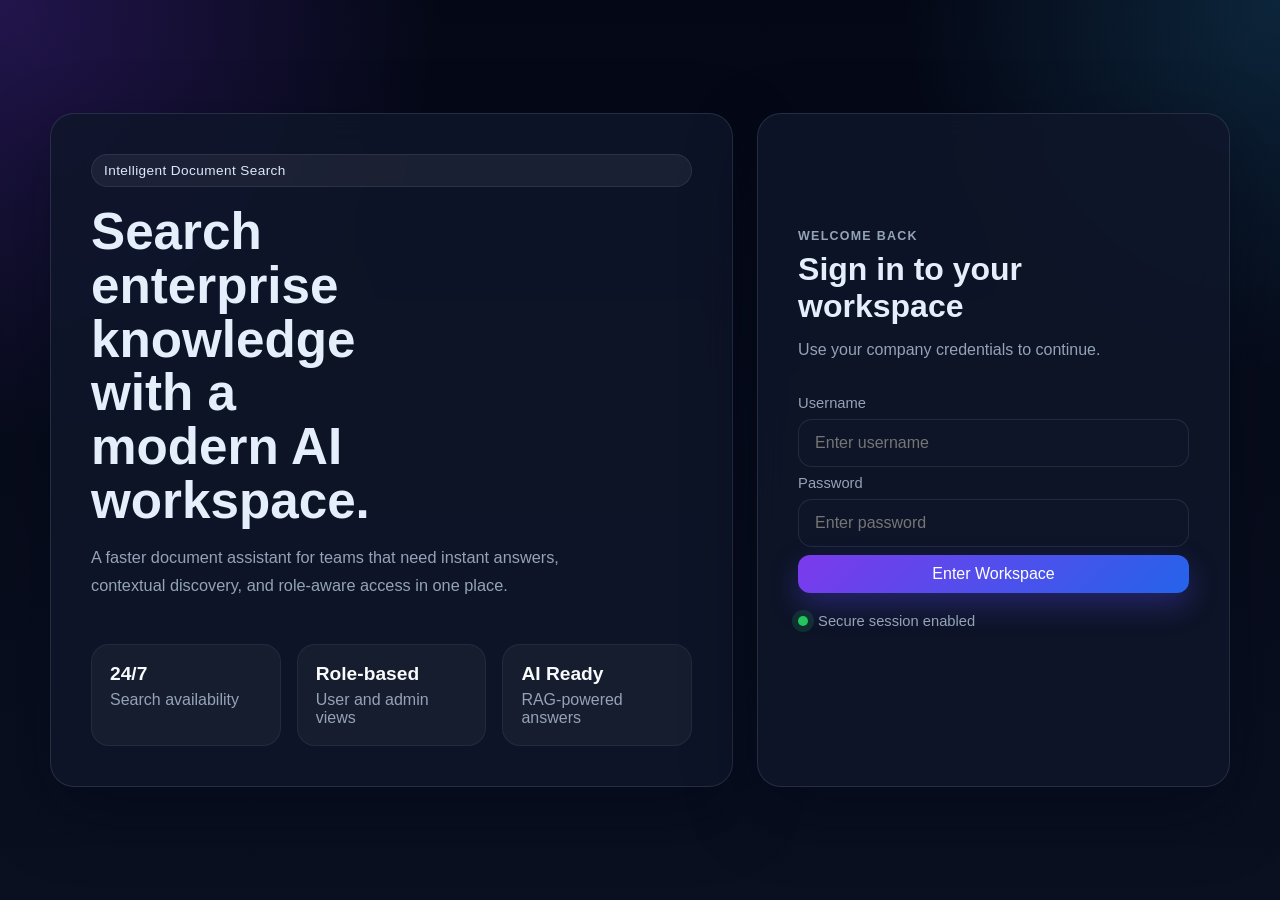
<file: frontend/index.html>
<!DOCTYPE html>
<html lang="en">
<head>
<meta charset="UTF-8">
<meta name="viewport" content="width=device-width, initial-scale=1.0">
<title>AI Document Assistant</title>
<link rel="stylesheet" href="css/styles.css">
</head>

<body class="auth-page">

<div class="auth-shell">
	<section class="auth-hero glass-panel">
		<div class="brand-badge">Intelligent Document Search</div>
		<h1>Search enterprise knowledge with a modern AI workspace.</h1>
		<p>
			A faster document assistant for teams that need instant answers,
			contextual discovery, and role-aware access in one place.
		</p>

		<div class="hero-metrics">
			<div class="metric-card">
				<span class="metric-value">24/7</span>
				<span class="metric-label">Search availability</span>
			</div>
			<div class="metric-card">
				<span class="metric-value">Role-based</span>
				<span class="metric-label">User and admin views</span>
			</div>
			<div class="metric-card">
				<span class="metric-value">AI Ready</span>
				<span class="metric-label">RAG-powered answers</span>
			</div>
		</div>
	</section>

	<section class="login-container glass-panel">
		<div class="section-heading compact">
			<span class="eyebrow">Welcome back</span>
			<h2>Sign in to your workspace</h2>
			<p>Use your company credentials to continue.</p>
		</div>

		<div class="form-stack">
			<label class="input-label" for="username">Username</label>
			<input id="username" placeholder="Enter username" autocomplete="username">

			<label class="input-label" for="password">Password</label>
			<input id="password" type="password" placeholder="Enter password" autocomplete="current-password">

			<button class="primary-btn" onclick="login()">Enter Workspace</button>
		</div>

		<div class="auth-footer">
			<span class="status-dot"></span>
			<span>Secure session enabled</span>
		</div>

		<p id="error" class="error-text"></p>
	</section>
</div>

<script src="js/auth.js"></script>

</body>
</html>
</file>
<file: frontend/css/styles.css>
:root{
--bg:#070b16;
--panel:rgba(15, 23, 42, 0.82);
--panel-border:rgba(148, 163, 184, 0.18);
--text:#e5eefb;
--muted:#94a3b8;
--primary:#7c3aed;
--accent:#22c55e;
--accent-soft:rgba(34, 197, 94, 0.16);
--danger:#fb7185;
--shadow:0 24px 70px rgba(2, 6, 23, 0.45);
--radius-xl:24px;
}

*{
box-sizing:border-box;
}

html,
body{
margin:0;
min-height:100%;
font-family:Inter, Arial, sans-serif;
background:
radial-gradient(circle at top left, rgba(124, 58, 237, 0.25), transparent 28%),
radial-gradient(circle at top right, rgba(56, 189, 248, 0.16), transparent 24%),
linear-gradient(180deg, #040816 0%, #0a1020 100%);
color:var(--text);
}

body{
min-height:100vh;
}

button,
input{
font:inherit;
}

button{
border:none;
cursor:pointer;
transition:transform 0.2s ease, box-shadow 0.2s ease, background 0.2s ease;
}

button:hover{
transform:translateY(-1px);
}

input{
width:100%;
padding:14px 16px;
border-radius:14px;
border:1px solid rgba(148, 163, 184, 0.15);
background:rgba(15, 23, 42, 0.9);
color:var(--text);
outline:none;
}

input:focus{
border-color:rgba(56, 189, 248, 0.45);
box-shadow:0 0 0 4px rgba(56, 189, 248, 0.12);
}

.auth-page{
display:flex;
align-items:center;
justify-content:center;
padding:32px;
}

.auth-shell{
width:min(1180px, 100%);
display:grid;
grid-template-columns:1.3fr 0.9fr;
gap:24px;
align-items:stretch;
}

.glass-panel{
background:var(--panel);
backdrop-filter:blur(16px);
border:1px solid var(--panel-border);
box-shadow:var(--shadow);
border-radius:var(--radius-xl);
}

.auth-hero,
.login-container,
.topbar,
.hero-banner,
.chat-panel,
.card-section,
.sidebar,
.profile-drawer{
padding:22px;
}

.auth-hero,
.login-container{
padding:40px;
}

.auth-hero{
display:flex;
flex-direction:column;
justify-content:space-between;
min-height:540px;
}

.brand-badge{
display:inline-flex;
align-items:center;
gap:8px;
padding:8px 12px;
border-radius:999px;
background:rgba(255, 255, 255, 0.06);
border:1px solid rgba(255, 255, 255, 0.08);
color:#dbeafe;
font-size:0.85rem;
letter-spacing:0.03em;
}

.auth-hero h1,
.section-heading h2,
.hero-banner h3,
.topbar h2,
.sidebar-title{
margin:0;
}

.auth-hero h1{
font-size:clamp(2.4rem, 4vw, 4.3rem);
line-height:1.05;
max-width:12ch;
margin-top:18px;
}

.auth-hero p,
.hero-copy,
.section-heading p,
.muted-text,
.sidebar-item small,
.empty-state,
.empty-chat-state p,
.message-sources-label,
.input-label,
.metric-label,
.stat-label,
.table-meta,
.analytics-kicker,
.profile-meta,
.auth-footer,
.pill,
.eyebrow,
.loading-pill,
#error,
.profile-button small{
color:var(--muted);
}

.auth-hero > p{
max-width:58ch;
font-size:1.02rem;
line-height:1.7;
}

.hero-metrics,
.hero-stats,
.admin-grid{
display:grid;
gap:16px;
}

.hero-metrics{
grid-template-columns:repeat(3, minmax(0, 1fr));
margin-top:28px;
}

.metric-card,
.stat-card{
padding:18px;
border-radius:18px;
background:rgba(255, 255, 255, 0.04);
border:1px solid rgba(255, 255, 255, 0.06);
}

.metric-value,
.stat-card strong{
display:block;
font-size:1.2rem;
font-weight:700;
color:#f8fafc;
margin-bottom:6px;
}

.login-container{
display:flex;
flex-direction:column;
justify-content:center;
gap:20px;
}

.section-heading.compact h2{
font-size:2rem;
margin-top:8px;
}

.eyebrow{
display:block;
margin-bottom:8px;
font-size:0.76rem;
font-weight:700;
text-transform:uppercase;
letter-spacing:0.1em;
}

.form-stack{
display:flex;
flex-direction:column;
gap:8px;
}

.input-label{
font-size:0.92rem;
}

.primary-btn,
.ghost-btn,
.profile-button,
.danger-btn{
border-radius:14px;
padding:13px 18px;
}

.primary-btn{
background:linear-gradient(135deg, #7c3aed, #2563eb);
color:white;
box-shadow:0 12px 28px rgba(79, 70, 229, 0.35);
}

.ghost-btn{
background:rgba(255, 255, 255, 0.05);
color:var(--text);
border:1px solid rgba(255, 255, 255, 0.08);
}

.ghost-btn.small{
padding:10px 14px;
font-size:0.92rem;
}

.danger-btn{
background:rgba(251, 113, 133, 0.14);
color:#fecdd3;
border:1px solid rgba(251, 113, 133, 0.24);
padding:10px 14px;
}

.auth-footer{
display:flex;
align-items:center;
gap:10px;
font-size:0.92rem;
}

.status-dot{
width:10px;
height:10px;
border-radius:50%;
background:var(--accent);
box-shadow:0 0 0 6px rgba(34, 197, 94, 0.15);
}

.error-text{
min-height:22px;
margin:0;
color:#fca5a5 !important;
}

.dashboard-page{
padding:14px;
font-size:14px;
}

.dashboard-page .topbar,
.dashboard-page .hero-banner,
.dashboard-page .chat-panel,
.dashboard-page .card-section,
.dashboard-page .sidebar{
padding:14px;
}

.dashboard-page .stat-card,
.dashboard-page .metric-card{
padding:12px;
}

.dashboard-page .stat-card strong,
.dashboard-page .metric-value{
font-size:1.05rem;
}

.dashboard-shell{
display:grid;
grid-template-columns:280px minmax(0, 1fr);
gap:14px;
min-height:calc(100vh - 28px);
}

.sidebar{
display:flex;
flex-direction:column;
gap:12px;
position:sticky;
top:14px;
max-height:calc(100vh - 28px);
overflow:hidden;
}

.sidebar-top,
.section-heading-row,
.topbar,
.topbar-actions,
.drawer-header,
.upload-box,
.table-item,
.analytics-list-item,
.profile-summary{
display:flex;
align-items:center;
justify-content:space-between;
gap:14px;
}

.sidebar-title{
font-size:1.05rem;
margin-top:8px;
}

.sidebar-section{
display:flex;
flex-direction:column;
gap:12px;
min-height:0;
}

.sidebar-section h3,
.section-heading-row h3,
.drawer-header h3,
.empty-chat-state h4,
.analytics-block h4{
margin:0;
}

.pill,
.loading-pill,
.profile-badge{
display:inline-flex;
align-items:center;
justify-content:center;
padding:7px 10px;
border-radius:999px;
background:rgba(255, 255, 255, 0.06);
border:1px solid rgba(255, 255, 255, 0.08);
font-size:0.82rem;
}

.pill.accent{
color:#bbf7d0;
background:var(--accent-soft);
border-color:rgba(34, 197, 94, 0.22);
}

.stack-list,
.table-list,
.analytics-panel,
.profile-content{
display:flex;
flex-direction:column;
gap:8px;
}

.stack-list{
overflow:auto;
padding-right:6px;
}

.sidebar-item,
.table-item,
.analytics-block,
.profile-card,
.message-sources,
.result-source-chip{
border-radius:16px;
background:rgba(255, 255, 255, 0.04);
border:1px solid rgba(255, 255, 255, 0.07);
}

.sidebar-item,
.table-item,
.analytics-block,
.profile-card{
padding:10px;
}

.sidebar-item strong,
.table-item strong,
.profile-card strong{
display:block;
margin-bottom:6px;
}

.workspace-main{
display:flex;
flex-direction:column;
gap:12px;
min-width:0;
}

.profile-button{
display:flex;
align-items:center;
gap:12px;
background:rgba(255, 255, 255, 0.05);
color:var(--text);
border:1px solid rgba(255, 255, 255, 0.08);
}

.profile-button strong,
.profile-button small{
display:block;
text-align:left;
}

.profile-avatar{
width:36px;
height:36px;
display:inline-flex;
align-items:center;
justify-content:center;
border-radius:11px;
background:linear-gradient(135deg, rgba(124, 58, 237, 0.75), rgba(37, 99, 235, 0.85));
color:white;
font-weight:700;
}

.hero-banner{
display:grid;
grid-template-columns:minmax(0, 1.4fr) minmax(300px, 0.9fr);
gap:12px;
}

.compact-hero{
grid-template-columns:minmax(0, 1.2fr) minmax(0, 1fr);
}

.hero-stats{
grid-template-columns:repeat(3, minmax(0, 1fr));
}

.stats-grid-4{
grid-template-columns:repeat(4, minmax(0, 1fr));
}

.chat-panel{
display:flex;
flex-direction:column;
gap:12px;
min-height:0;
flex:1;
}

.chat-box{
flex:1;
min-height:320px;
max-height:calc(100vh - 255px);
overflow-y:auto;
padding:4px;
display:flex;
flex-direction:column;
gap:10px;
}

.empty-chat-state{
margin:auto;
text-align:center;
padding:36px 18px;
max-width:460px;
}

.message{
max-width:min(84%, 760px);
padding:12px 14px;
border-radius:20px;
line-height:1.45;
white-space:pre-wrap;
box-shadow:0 12px 24px rgba(2, 6, 23, 0.18);
display:block;
}

.user-msg{
align-self:flex-end;
background:linear-gradient(135deg, rgba(59, 130, 246, 0.95), rgba(124, 58, 237, 0.92));
color:white;
border-bottom-right-radius:8px;
}

.ai-msg{
align-self:flex-start;
background:rgba(15, 23, 42, 0.95);
border:1px solid rgba(148, 163, 184, 0.16);
border-bottom-left-radius:8px;
color:var(--text);
}

.message-body{
display:block;
color:inherit;
overflow-wrap:anywhere;
}

.message-header{
display:flex;
align-items:center;
justify-content:space-between;
gap:12px;
margin-bottom:6px;
font-size:0.78rem;
color:#cbd5e1;
}

.input-area{
display:flex;
gap:8px;
}

.input-area input{
flex:1;
padding:11px 12px;
}

.message-sources{
margin-top:14px;
padding:14px;
}

.match-metrics{
margin-top:12px;
display:flex;
flex-wrap:wrap;
gap:8px;
}

.metric-pill{
display:inline-flex;
align-items:center;
padding:7px 10px;
border-radius:999px;
background:rgba(56, 189, 248, 0.12);
border:1px solid rgba(56, 189, 248, 0.24);
color:#bae6fd;
font-size:0.82rem;
}

.source-chip-wrap,
.profile-badges,
.quick-actions{
display:flex;
flex-wrap:wrap;
gap:10px;
}

.result-source-chip{
padding:9px 12px;
font-size:0.86rem;
color:#dbeafe;
display:inline-flex;
align-items:center;
gap:8px;
}

.admin-grid{
grid-template-columns:repeat(2, minmax(0, 1fr));
}

.analytics-block p{
margin:0 0 10px;
}

.analytics-list-item{
padding:10px 0;
border-top:1px solid rgba(255, 255, 255, 0.06);
}

.analytics-list-item:first-child{
border-top:none;
padding-top:0;
}

.table-item-content{
min-width:0;
}

.table-item strong,
.sidebar-item strong{
overflow-wrap:anywhere;
}

.drawer-overlay{
position:fixed;
inset:0;
background:rgba(2, 6, 23, 0.55);
backdrop-filter:blur(4px);
opacity:0;
visibility:hidden;
transition:opacity 0.2s ease, visibility 0.2s ease;
z-index:30;
}

.profile-drawer{
position:fixed;
top:24px;
right:24px;
width:min(420px, calc(100vw - 32px));
height:calc(100vh - 48px);
transform:translateX(110%);
transition:transform 0.24s ease;
z-index:31;
overflow:auto;
}

.drawer-open .drawer-overlay{
opacity:1;
visibility:visible;
}

.drawer-open .profile-drawer{
transform:translateX(0);
}

.profile-content{
margin-top:18px;
}

.profile-card{
display:flex;
flex-direction:column;
gap:10px;
}

.profile-meta{
font-size:0.92rem;
line-height:1.6;
}

.empty-state{
padding:18px;
border-radius:16px;
background:rgba(255, 255, 255, 0.04);
border:1px dashed rgba(148, 163, 184, 0.16);
text-align:center;
}

.table-meta{
display:block;
line-height:1.5;
}

@media (max-width: 1180px){
	.auth-shell,
	.hero-banner,
	.compact-hero,
	.dashboard-shell,
	.admin-grid{
		grid-template-columns:1fr;
	}

	.sidebar{
		position:relative;
		top:auto;
		max-height:none;
	}

	.chat-box{
		max-height:none;
	}
}

@media (max-width: 760px){
	.auth-page,
	.dashboard-page{
		padding:16px;
	}

	.auth-hero,
	.login-container,
	.topbar,
	.hero-banner,
	.chat-panel,
	.card-section,
	.sidebar,
	.profile-drawer{
		padding:18px;
	}

	.hero-metrics,
	.hero-stats,
	.stats-grid-4,
	.input-area,
	.topbar,
	.topbar-actions,
	.table-item,
	.upload-box,
	.section-heading-row,
	.drawer-header{
		flex-direction:column;
		align-items:stretch;
	}

	.message{
		max-width:100%;
	}
}

/* ---------- Clean dashboard refresh (keeps all existing features) ---------- */
.dashboard-page{
	font-size:13.5px;
	background:
		radial-gradient(circle at 8% 0%, rgba(56, 189, 248, 0.08), transparent 30%),
		radial-gradient(circle at 100% 0%, rgba(124, 58, 237, 0.10), transparent 28%),
		linear-gradient(180deg, #060b18 0%, #0a1224 100%);
}

.dashboard-shell{
	grid-template-columns:270px minmax(0, 1fr);
	gap:12px;
}

.dashboard-page .glass-panel{
	border-radius:18px;
	border:1px solid rgba(148, 163, 184, 0.12);
	background:linear-gradient(180deg, rgba(10, 18, 40, 0.88), rgba(10, 17, 35, 0.84));
	box-shadow:0 10px 30px rgba(2, 6, 23, 0.22);
}

.dashboard-page .sidebar,
.dashboard-page .topbar,
.dashboard-page .hero-banner,
.dashboard-page .chat-panel,
.dashboard-page .card-section{
	padding:12px;
}

.sidebar{
	gap:10px;
}

.sidebar-title{
	font-size:0.98rem;
	line-height:1.28;
}

.sidebar-section h3,
.chat-panel h3,
.section-heading-row h3{
	font-size:0.95rem;
	font-weight:600;
}

.stack-list{
	gap:6px;
	padding-right:3px;
}

.stack-list::-webkit-scrollbar,
.chat-box::-webkit-scrollbar{
	width:7px;
}

.stack-list::-webkit-scrollbar-thumb,
.chat-box::-webkit-scrollbar-thumb{
	background:rgba(148, 163, 184, 0.35);
	border-radius:999px;
}

.sidebar-item,
.table-item,
.profile-card,
.analytics-block,
.message-sources,
.result-source-chip{
	border-radius:12px;
	border:1px solid rgba(148, 163, 184, 0.12);
	background:rgba(148, 163, 184, 0.06);
}

.sidebar-item,
.table-item,
.profile-card,
.analytics-block{
	padding:9px 10px;
}

.sidebar-item strong,
.table-item strong,
.message-body{
	font-size:0.96rem;
	line-height:1.4;
}

.table-meta,
.sidebar-item small,
.profile-meta,
.eyebrow,
.message-header,
.metric-pill,
.result-source-chip,
.pill,
.loading-pill{
	font-size:0.78rem;
}

.hero-banner{
	gap:10px;
}

.hero-copy{
	line-height:1.45;
	max-width:64ch;
}

.hero-stats{
	gap:10px;
}

.stat-card{
	padding:10px;
	border-radius:12px;
}

.stat-card strong{
	font-size:1.02rem;
}

.chat-panel{
	gap:10px;
}

.chat-box{
	min-height:360px;
	max-height:calc(100vh - 230px);
	padding:2px;
	gap:8px;
}

.message{
	max-width:min(78%, 700px);
	padding:10px 12px;
	border-radius:14px;
	box-shadow:none;
}

.user-msg{
	background:linear-gradient(135deg, rgba(79, 110, 220, 0.95), rgba(104, 74, 220, 0.93));
	color:#f8fbff;
}

.ai-msg{
	background:rgba(10, 22, 50, 0.92);
}

.message-header{
	margin-bottom:5px;
	color:#aebbd2;
}

.match-metrics,
.source-chip-wrap{
	gap:6px;
}

.metric-pill{
	padding:5px 8px;
	background:rgba(56, 189, 248, 0.10);
	border:1px solid rgba(56, 189, 248, 0.20);
}

.result-source-chip{
	padding:6px 8px;
}

.input-area{
	gap:8px;
	position:sticky;
	bottom:0;
	padding-top:8px;
	background:linear-gradient(180deg, rgba(9, 17, 37, 0), rgba(9, 17, 37, 0.95) 55%);
}

.input-area input{
	padding:10px 12px;
	border-radius:12px;
}

.primary-btn,
.ghost-btn,
.danger-btn,
.profile-button{
	padding:10px 12px;
	border-radius:12px;
}

.topbar-actions{
	gap:8px;
}

@media (max-width: 1180px){
	.dashboard-shell{
		grid-template-columns:1fr;
	}

	.sidebar{
		max-height:none;
	}

	.message{
		max-width:92%;
	}

	.chat-box{
		max-height:none;
	}
}
</file>
